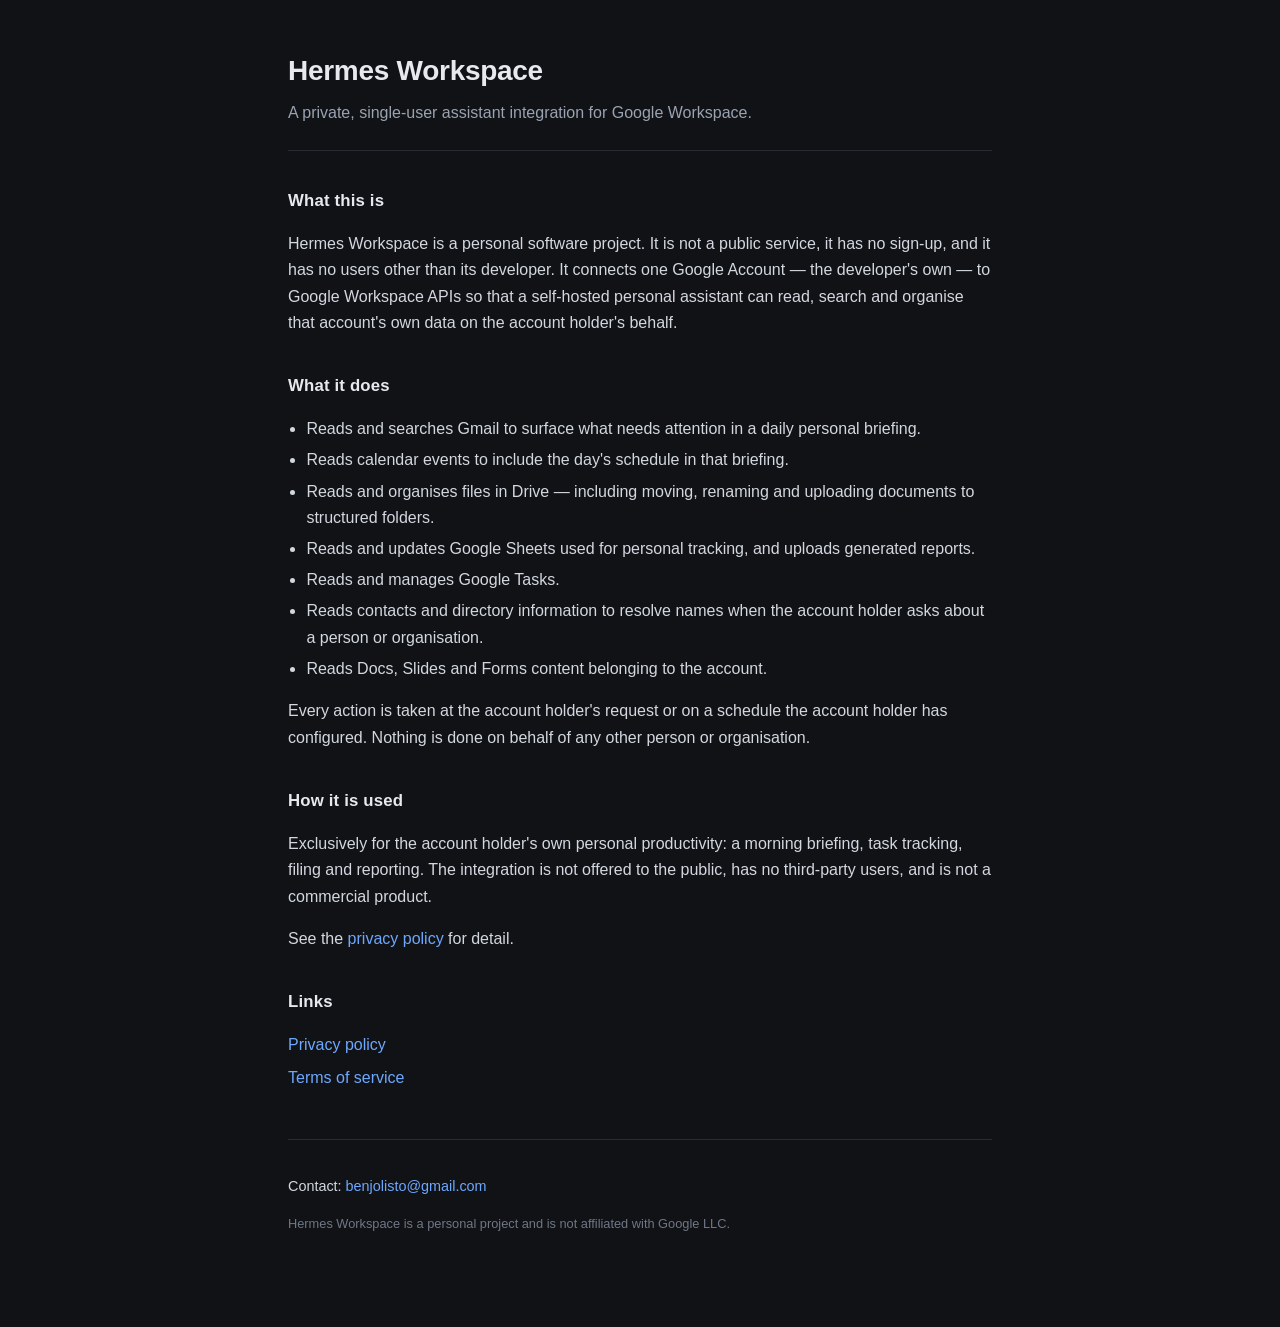
<file: index.html>
<!DOCTYPE html>
<html lang="en">
<head>
<meta charset="utf-8">
<meta name="viewport" content="width=device-width, initial-scale=1">
<title>Hermes Workspace</title>
<link rel="stylesheet" href="style.css">
</head>
<body>
<main>
  <header>
    <h1>Hermes Workspace</h1>
    <p class="tagline">A private, single-user assistant integration for Google Workspace.</p>
  </header>

  <section>
    <h2>What this is</h2>
    <p>
      Hermes Workspace is a personal software project. It is not a public service,
      it has no sign-up, and it has no users other than its developer. It connects
      one Google Account &mdash; the developer's own &mdash; to Google Workspace
      APIs so that a self-hosted personal assistant can read, search and organise
      that account's own data on the account holder's behalf.
    </p>
  </section>

  <section>
    <h2>What it does</h2>
    <ul>
      <li>Reads and searches Gmail to surface what needs attention in a daily personal briefing.</li>
      <li>Reads calendar events to include the day's schedule in that briefing.</li>
      <li>Reads and organises files in Drive &mdash; including moving, renaming and uploading documents to structured folders.</li>
      <li>Reads and updates Google Sheets used for personal tracking, and uploads generated reports.</li>
      <li>Reads and manages Google Tasks.</li>
      <li>Reads contacts and directory information to resolve names when the account holder asks about a person or organisation.</li>
      <li>Reads Docs, Slides and Forms content belonging to the account.</li>
    </ul>
    <p>
      Every action is taken at the account holder's request or on a schedule the
      account holder has configured. Nothing is done on behalf of any other
      person or organisation.
    </p>
  </section>

  <section>
    <h2>How it is used</h2>
    <p>
      Exclusively for the account holder's own personal productivity: a morning
      briefing, task tracking, filing and reporting. The integration is not
      offered to the public, has no third-party users, and is not a commercial
      product.
    </p>
    <p>See the <a href="privacy.html">privacy policy</a> for detail.</p>
  </section>

  <section>
    <h2>Links</h2>
    <ul class="links">
      <li><a href="privacy.html">Privacy policy</a></li>
      <li><a href="terms.html">Terms of service</a></li>
    </ul>
  </section>

  <footer>
    <p>Contact: <a href="mailto:benjolisto@gmail.com">benjolisto@gmail.com</a></p>
    <p class="fine">Hermes Workspace is a personal project and is not affiliated with Google LLC.</p>
  </footer>
</main>
</body>
</html>
</file>
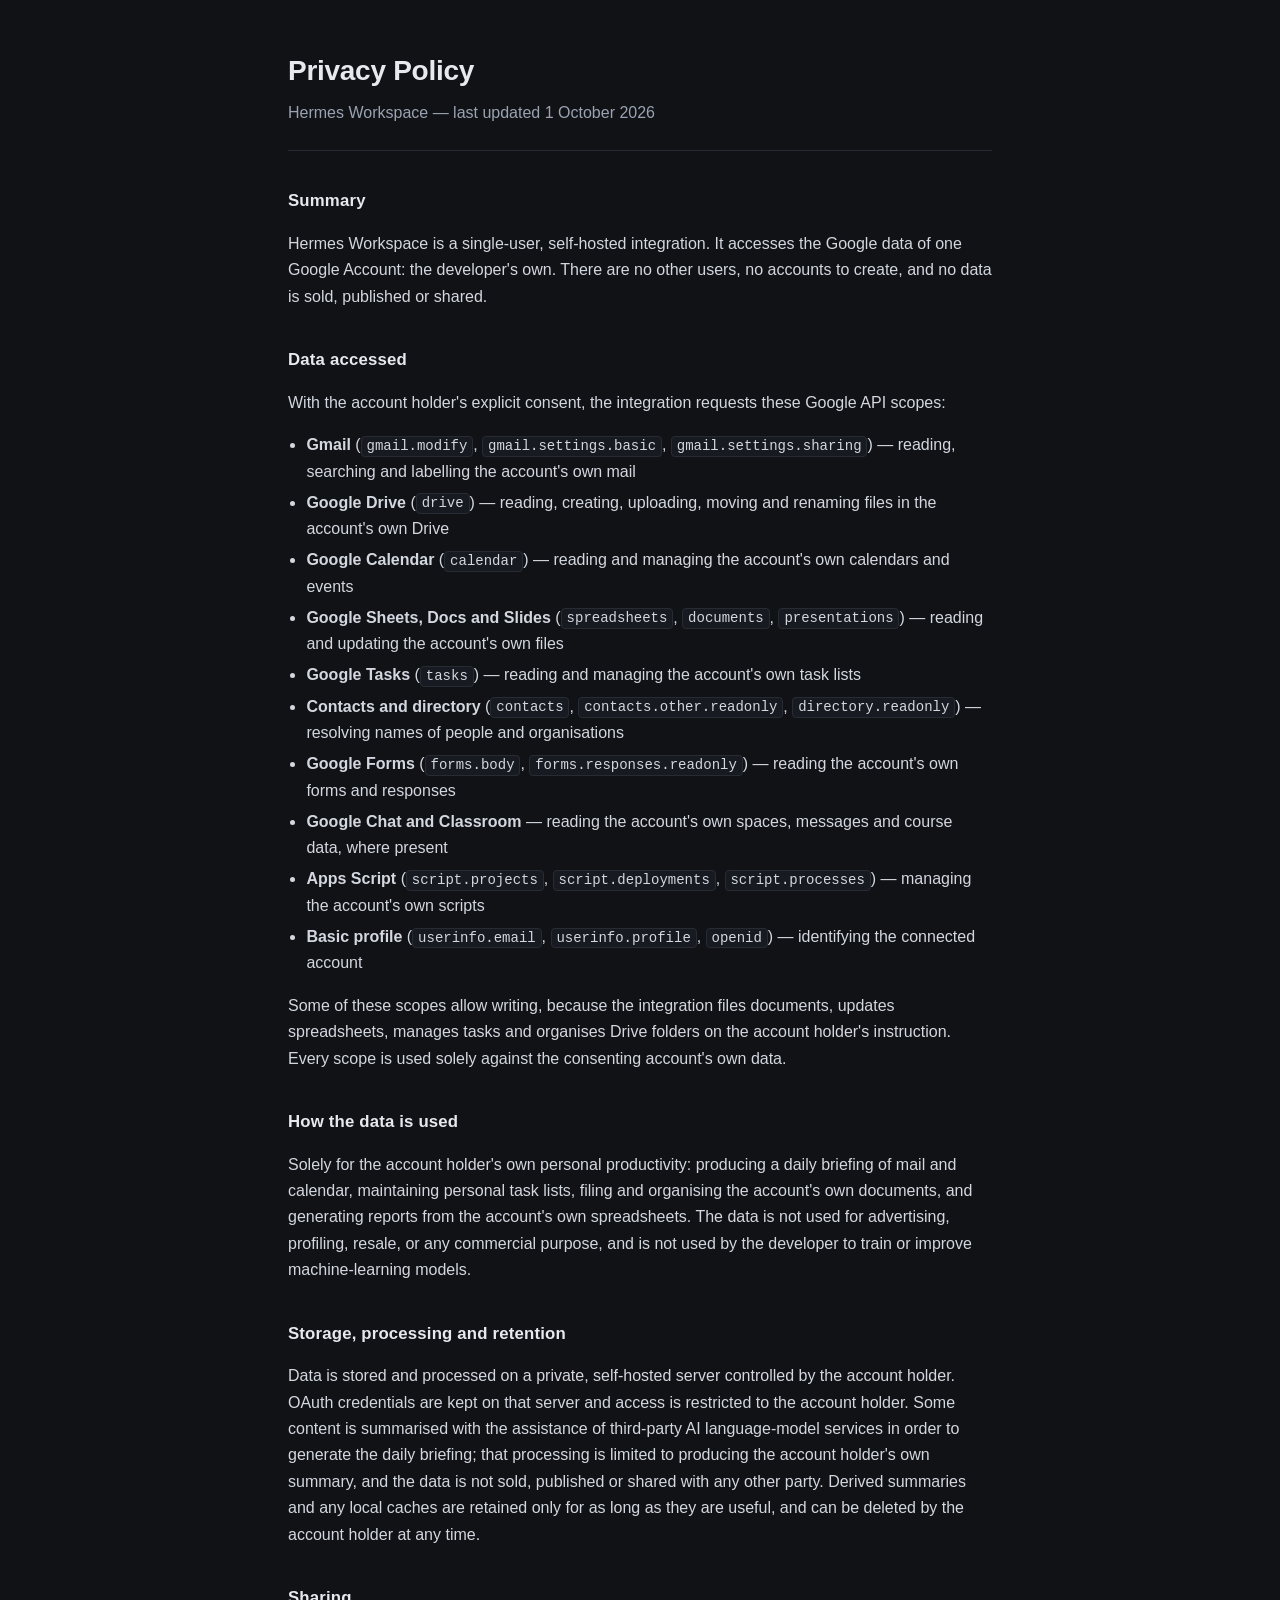
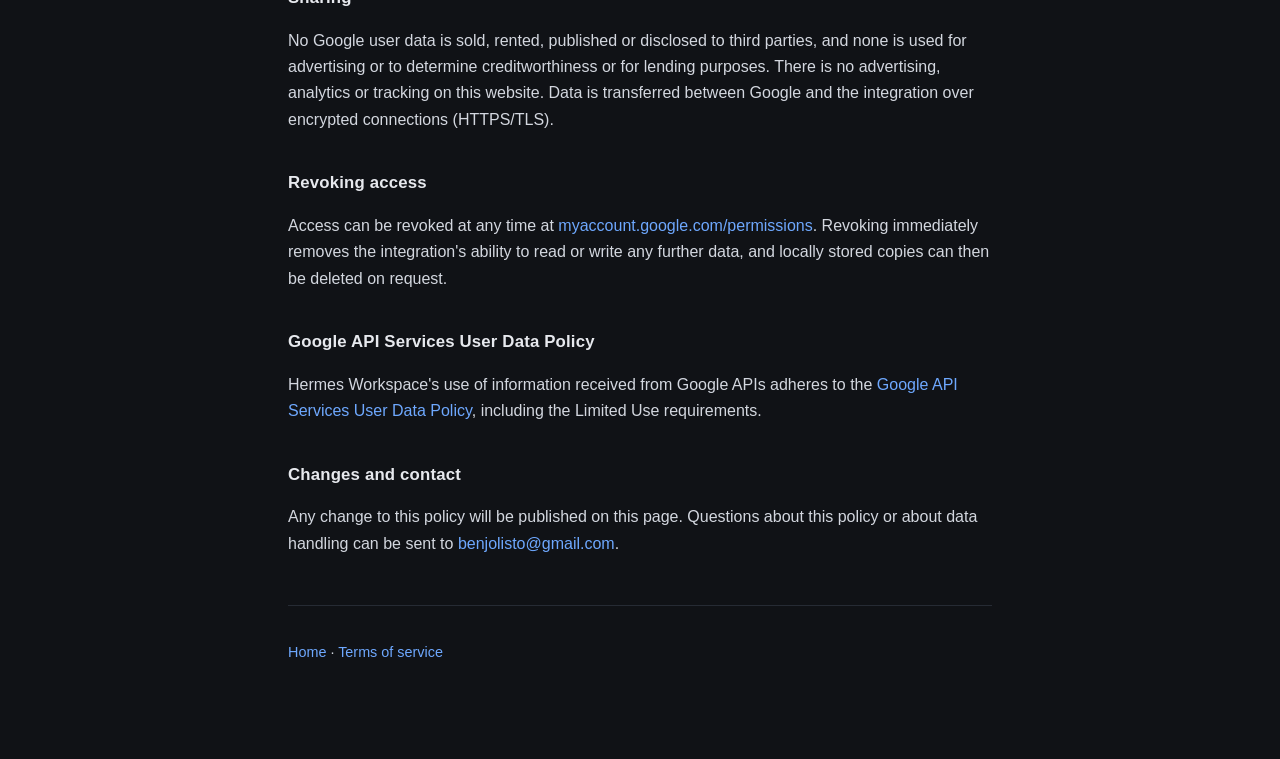
<file: privacy.html>
<!DOCTYPE html>
<html lang="en">
<head>
<meta charset="utf-8">
<meta name="viewport" content="width=device-width, initial-scale=1">
<title>Privacy Policy &middot; Hermes Workspace</title>
<link rel="stylesheet" href="style.css">
</head>
<body>
<main>
  <header>
    <h1>Privacy Policy</h1>
    <p class="tagline">Hermes Workspace &mdash; last updated 1 October 2026</p>
  </header>

  <section>
    <h2>Summary</h2>
    <p>
      Hermes Workspace is a single-user, self-hosted integration. It accesses the
      Google data of one Google Account: the developer's own. There are no other
      users, no accounts to create, and no data is sold, published or shared.
    </p>
  </section>

  <section>
    <h2>Data accessed</h2>
    <p>With the account holder's explicit consent, the integration requests these Google API scopes:</p>
    <ul>
      <li><strong>Gmail</strong> (<code>gmail.modify</code>, <code>gmail.settings.basic</code>, <code>gmail.settings.sharing</code>) &mdash; reading, searching and labelling the account's own mail</li>
      <li><strong>Google Drive</strong> (<code>drive</code>) &mdash; reading, creating, uploading, moving and renaming files in the account's own Drive</li>
      <li><strong>Google Calendar</strong> (<code>calendar</code>) &mdash; reading and managing the account's own calendars and events</li>
      <li><strong>Google Sheets, Docs and Slides</strong> (<code>spreadsheets</code>, <code>documents</code>, <code>presentations</code>) &mdash; reading and updating the account's own files</li>
      <li><strong>Google Tasks</strong> (<code>tasks</code>) &mdash; reading and managing the account's own task lists</li>
      <li><strong>Contacts and directory</strong> (<code>contacts</code>, <code>contacts.other.readonly</code>, <code>directory.readonly</code>) &mdash; resolving names of people and organisations</li>
      <li><strong>Google Forms</strong> (<code>forms.body</code>, <code>forms.responses.readonly</code>) &mdash; reading the account's own forms and responses</li>
      <li><strong>Google Chat and Classroom</strong> &mdash; reading the account's own spaces, messages and course data, where present</li>
      <li><strong>Apps Script</strong> (<code>script.projects</code>, <code>script.deployments</code>, <code>script.processes</code>) &mdash; managing the account's own scripts</li>
      <li><strong>Basic profile</strong> (<code>userinfo.email</code>, <code>userinfo.profile</code>, <code>openid</code>) &mdash; identifying the connected account</li>
    </ul>
    <p>
      Some of these scopes allow writing, because the integration files documents,
      updates spreadsheets, manages tasks and organises Drive folders on the
      account holder's instruction. Every scope is used solely against the
      consenting account's own data.
    </p>
  </section>

  <section>
    <h2>How the data is used</h2>
    <p>
      Solely for the account holder's own personal productivity: producing a
      daily briefing of mail and calendar, maintaining personal task lists,
      filing and organising the account's own documents, and generating reports
      from the account's own spreadsheets. The data is not used for advertising,
      profiling, resale, or any commercial purpose, and is not used by the
      developer to train or improve machine-learning models.
    </p>
  </section>

  <section>
    <h2>Storage, processing and retention</h2>
    <p>
      Data is stored and processed on a private, self-hosted server controlled by
      the account holder. OAuth credentials are kept on that server and access is
      restricted to the account holder. Some content is summarised with the
      assistance of third-party AI language-model services in order to generate
      the daily briefing; that processing is limited to producing the account
      holder's own summary, and the data is not sold, published or shared with
      any other party. Derived summaries and any local caches are retained only
      for as long as they are useful, and can be deleted by the account holder at
      any time.
    </p>
  </section>

  <section>
    <h2>Sharing</h2>
    <p>
      No Google user data is sold, rented, published or disclosed to third
      parties, and none is used for advertising or to determine creditworthiness
      or for lending purposes. There is no advertising, analytics or tracking on
      this website. Data is transferred between Google and the integration over
      encrypted connections (HTTPS/TLS).
    </p>
  </section>

  <section>
    <h2>Revoking access</h2>
    <p>
      Access can be revoked at any time at
      <a href="https://myaccount.google.com/permissions" rel="noopener">myaccount.google.com/permissions</a>.
      Revoking immediately removes the integration's ability to read or write any
      further data, and locally stored copies can then be deleted on request.
    </p>
  </section>

  <section>
    <h2>Google API Services User Data Policy</h2>
    <p>
      Hermes Workspace's use of information received from Google APIs adheres to
      the <a href="https://developers.google.com/terms/api-services-user-data-policy" rel="noopener">Google API Services User Data Policy</a>,
      including the Limited Use requirements.
    </p>
  </section>

  <section>
    <h2>Changes and contact</h2>
    <p>
      Any change to this policy will be published on this page. Questions about
      this policy or about data handling can be sent to
      <a href="mailto:benjolisto@gmail.com">benjolisto@gmail.com</a>.
    </p>
  </section>

  <footer>
    <p><a href="index.html">Home</a> &middot; <a href="terms.html">Terms of service</a></p>
  </footer>
</main>
</body>
</html>
</file>
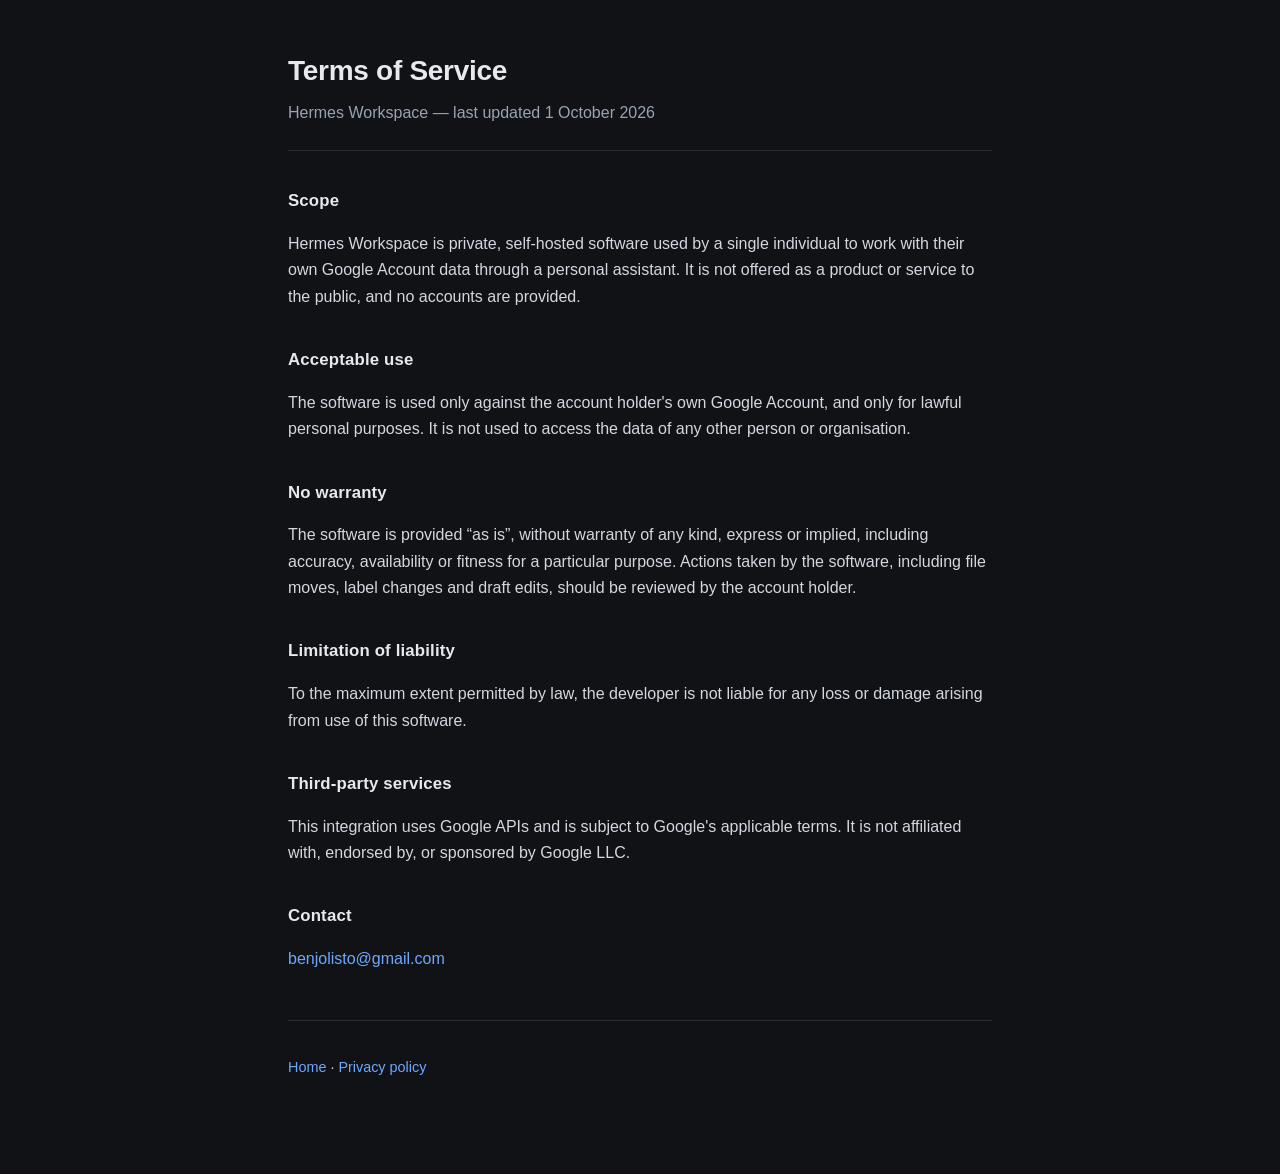
<file: terms.html>
<!DOCTYPE html>
<html lang="en">
<head>
<meta charset="utf-8">
<meta name="viewport" content="width=device-width, initial-scale=1">
<title>Terms of Service &middot; Hermes Workspace</title>
<link rel="stylesheet" href="style.css">
</head>
<body>
<main>
  <header>
    <h1>Terms of Service</h1>
    <p class="tagline">Hermes Workspace &mdash; last updated 1 October 2026</p>
  </header>

  <section>
    <h2>Scope</h2>
    <p>
      Hermes Workspace is private, self-hosted software used by a single
      individual to work with their own Google Account data through a personal
      assistant. It is not offered as a product or service to the public, and no
      accounts are provided.
    </p>
  </section>

  <section>
    <h2>Acceptable use</h2>
    <p>
      The software is used only against the account holder's own Google Account,
      and only for lawful personal purposes. It is not used to access the data of
      any other person or organisation.
    </p>
  </section>

  <section>
    <h2>No warranty</h2>
    <p>
      The software is provided &ldquo;as is&rdquo;, without warranty of any kind,
      express or implied, including accuracy, availability or fitness for a
      particular purpose. Actions taken by the software, including file moves,
      label changes and draft edits, should be reviewed by the account holder.
    </p>
  </section>

  <section>
    <h2>Limitation of liability</h2>
    <p>
      To the maximum extent permitted by law, the developer is not liable for any
      loss or damage arising from use of this software.
    </p>
  </section>

  <section>
    <h2>Third-party services</h2>
    <p>
      This integration uses Google APIs and is subject to Google's applicable
      terms. It is not affiliated with, endorsed by, or sponsored by Google LLC.
    </p>
  </section>

  <section>
    <h2>Contact</h2>
    <p><a href="mailto:benjolisto@gmail.com">benjolisto@gmail.com</a></p>
  </section>

  <footer>
    <p><a href="index.html">Home</a> &middot; <a href="privacy.html">Privacy policy</a></p>
  </footer>
</main>
</body>
</html>
</file>
<file: style.css>
:root {
  color-scheme: dark;
  --bg: #101216;
  --panel: #171a20;
  --ink: #e7e9ee;
  --muted: #9aa3b2;
  --line: #262b34;
  --accent: #6ea8fe;
}

* { box-sizing: border-box; }

body {
  margin: 0;
  padding: 3rem 1.25rem 5rem;
  background: var(--bg);
  color: var(--ink);
  font: 16px/1.65 -apple-system, BlinkMacSystemFont, "Segoe UI", Roboto, Helvetica, Arial, sans-serif;
  -webkit-text-size-adjust: 100%;
}

main { max-width: 44rem; margin: 0 auto; }

header { border-bottom: 1px solid var(--line); padding-bottom: 1.5rem; margin-bottom: 2rem; }

h1 { font-size: 1.75rem; margin: 0 0 .35rem; letter-spacing: -.01em; }

h2 { font-size: 1.05rem; margin: 2.25rem 0 .6rem; letter-spacing: .01em; }

.tagline { color: var(--muted); margin: 0; }

p, li { color: #d3d7df; }

ul { padding-left: 1.15rem; }

li { margin: .3rem 0; }

a { color: var(--accent); text-decoration: none; }
a:hover { text-decoration: underline; }

code {
  font-family: ui-monospace, SFMono-Regular, Menlo, Consolas, monospace;
  font-size: .875em;
  background: var(--panel);
  border: 1px solid var(--line);
  border-radius: 4px;
  padding: .1em .35em;
}

footer {
  margin-top: 3rem;
  padding-top: 1.25rem;
  border-top: 1px solid var(--line);
  color: var(--muted);
  font-size: .9rem;
}

.fine { font-size: .8rem; color: #6f7787; margin-top: .5rem; }

.links { list-style: none; padding: 0; }
.links li { margin: .4rem 0; }
</file>
